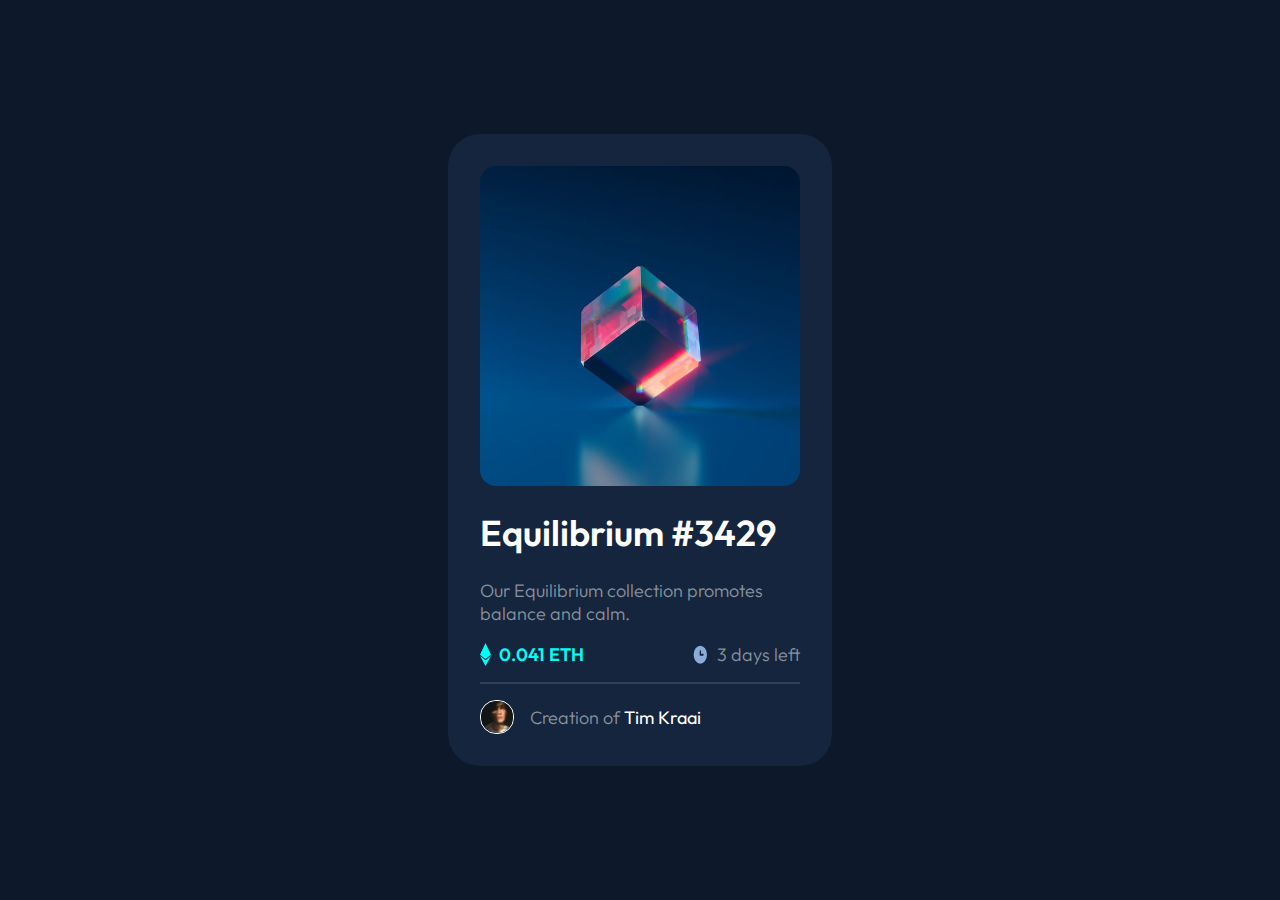
<file: index.html>
<!DOCTYPE html>
<html lang="en">

<head>
    <meta charset="UTF-8">
    <meta http-equiv="X-UA-Compatible" content="IE=edge">
    <meta name="viewport" content="width=device-width, initial-scale=1.0">
    <title>NFT-preview-card</title>
    <link rel="icon" type="image/x-icon" href="images/favicon-32x32.png">
    <link rel="stylesheet" href="code/index.css">
    <link rel="preconnect" href="https://fonts.googleapis.com">
    <link rel="preconnect" href="https://fonts.gstatic.com" crossorigin>
    <link href="https://fonts.googleapis.com/css2?family=Outfit:wght@300;400;600&display=swap" rel="stylesheet">
</head>

<body>
    <div class="container">
        <div class="main-image">
            <img src="images/image-equilibrium.jpg" alt="Equilibrium">
            <img src="images/icon-view.svg" alt="icon-preview">
        </div>
        <div class="content">
            <h1>Equilibrium #3429</h1>
            <p>Our Equilibrium collection promotes balance and calm.</p>
            <div class="details">
                <div class="currency">
                    <img src="images/icon-ethereum.svg" alt="icon-ethereum">
                    <p>0.041 ETH</p>
                </div>
                <div class="time-left">
                    <img src="images/icon-clock.svg" alt="icon-clock">
                    <p>3 days left</p>
                </div>
            </div>
        </div>
        <hr>
        <div class="attribution">
            <img src="images/image-avatar.png" alt="image-avatar">
            <p>Creation of <span>Tim Kraai</span></p>
        </div>
    </div>
</body>

</html>
</file>
<file: code/index.css>
:root {
  --primary-soft-blue: hsl(215, 51%, 70%);
  --primary-cyan: hsl(178, 100%, 50%);
  --neutral-very-dark-blue-main-bg: hsl(217, 54%, 11%);
  --neutral-very-dark-blue-card-bg: hsl(216, 50%, 16%);
  --neutral-very-dark-blue-line: hsl(215, 32%, 27%);
  --white: hsl(0, 0%, 100%);
  --white-transparent: hsl(0, 0%, 100%, 50%);
}

body {
  margin: 0;
  box-sizing: border-box;
  font-size: 18px;
  font-family: "Outfit", sans-serif;
  background-color: var(--neutral-very-dark-blue-main-bg);
  display: flex;
  justify-content: center;
  align-items: center;
  height: 100vh;
}

.container {
  border-radius: 2rem;
  background-color: var(--neutral-very-dark-blue-card-bg);
  width: 20rem;
  padding: 2rem;
}

.main-image {
  width: 20rem;
  height: 20rem;
  border-radius: 1rem;
  overflow: hidden;
}

.main-image img {
  margin: auto;
  max-width: 100%;
  height: 100%;
  object-fit: cover;
}

h1 {
  color: var(--white);
  font-weight: 600;
}

.content p {
  color: var(--white-transparent);
  font-weight: 300;
}

.details {
  display: flex;
  flex-direction: row;
  justify-content: space-between;
  margin-bottom: 1rem;
}

.currency {
  display: flex;
  flex-direction: row;
  gap: 0.5rem;
}

.currency p {
  margin: 0;
  color: var(--primary-cyan);
  font-weight: 600;
}

.time-left {
  margin: 0;
  display: flex;
  flex-direction: row;
  gap: 0.5rem;
  color: var(--white-transparent);
}

.time-left p {
  margin: 0;
}

hr {
  border: 1px solid var(--neutral-very-dark-blue-line);
}

.attribution {
  margin-top: 1rem;
  display: flex;
  flex-direction: row;
  align-items: center;
  gap: 1rem;
}

.attribution img {
  width: 2rem;
  height: 2rem;
  object-fit: cover;
  border-radius: 1rem;
  border: 1px solid var(--white);
}

.attribution p {
  color: var(--white-transparent);
  font-weight: 300;
  margin: 0;
}

.attribution p span {
  color: var(--white);
  font-weight: 400;
}
</file>
